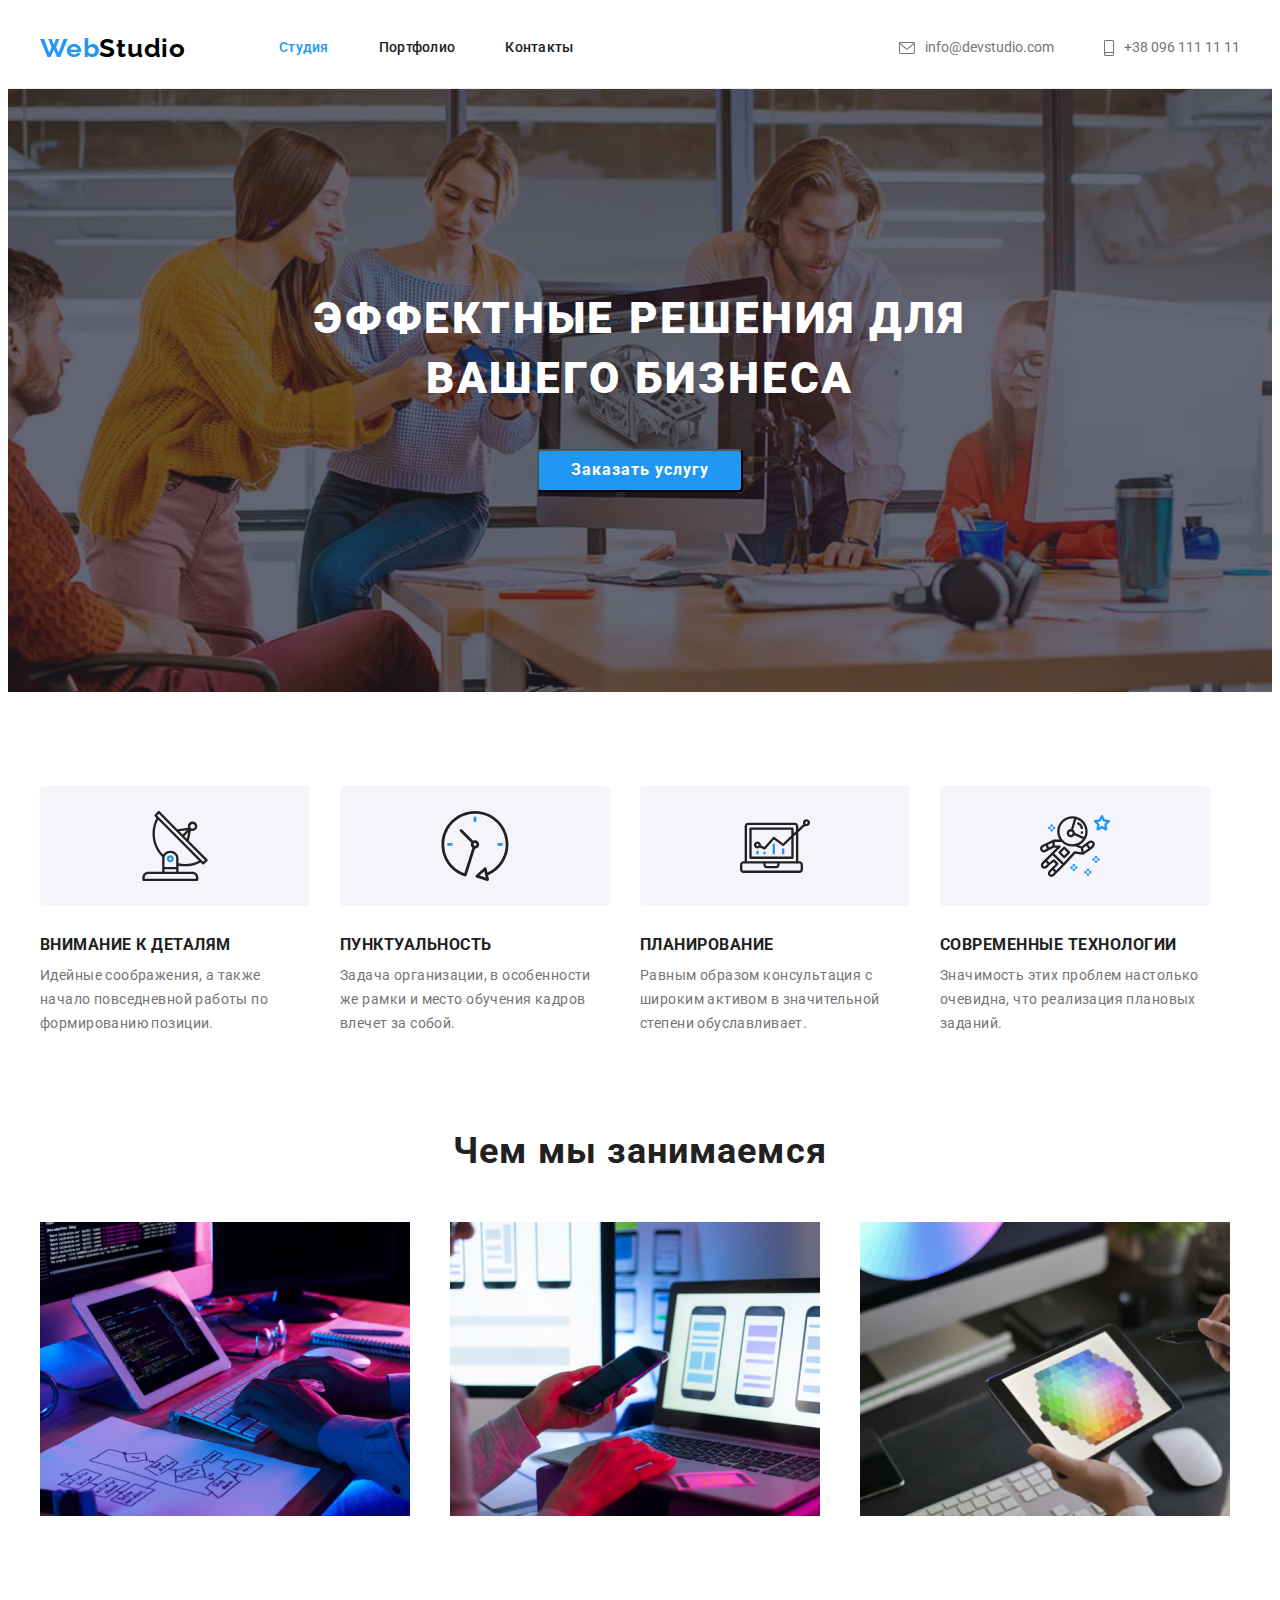
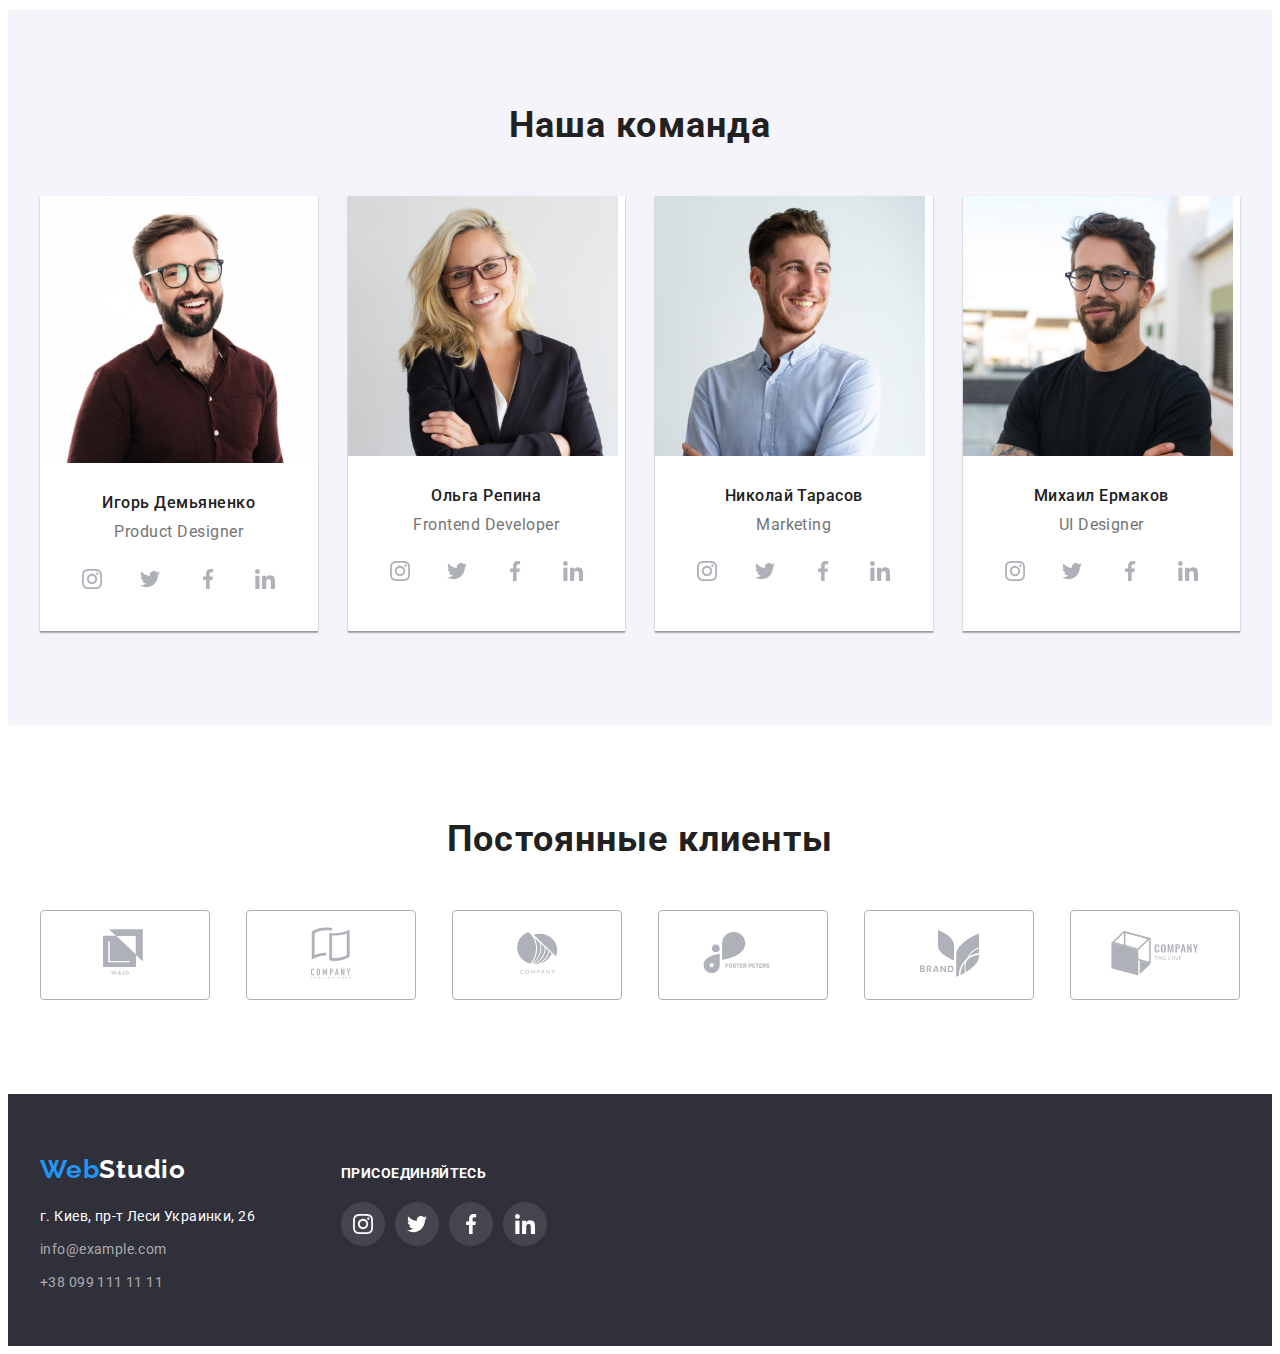
<file: index.html>
<!DOCTYPE html>
<html lang="ru">
<head>
    <meta charset="UTF-8">
    <meta name="viewport" content="width=device-width, initial-scale=1.0">
    <title>WebStudio</title>
<link rel="preconnect" href="https://fonts.gstatic.com">
<link href="https://fonts.googleapis.com/css2?family=Raleway:wght@700&family=Roboto:wght@400;500;700;900&display=swap"
    rel="stylesheet">
    <link rel="stylesheet" href="https://cdnjs.cloudflare.com/ajax/libs/modern-normalize/1.0.0/modern-normalize.min.css" integrity="sha512-ISS7cAi1PEhQ8jnbJpJZMd29NlhNj4AWYyLOSp2CE/CsHxTCu+r+t0D2yoJudVrd0/8fTVPUVDzY5Tvli75u/g==" crossorigin="anonymous" />
    <link rel="stylesheet" href="./css/style.css">
</head>

<body>
    <!-- Шапка сайта -->
    <header class="header">
        <div class="container">
            <a href="" lang="en" class="logo tex-dec"><span class="web-logo">Web</span>Studio</a>
            <ul class="site-nav list">
                <li class="nav-item">
                    <a href="" class="link tex-dec current">Студия</a>
                </li>
                <li class="nav-item">
                    <a href="./portfolio.html" class="link tex-dec">Портфолио</a>
                </li>
                <li class="nav-item">
                    <a href="" class="link tex-dec">Контакты</a>
                </li>
            </ul>
            <ul class="site-nav list contact">
                <li class="contact-mail">
                    <a href="mailto:info@devstudio.com" class="contact-link tex-dec">
                        <svg class="mail_img">
                            <use href="./img/sprite.svg#icon-mail"></use>
                        </svg>
                        info@devstudio.com
                    </a>
                </li>
                <li class="contact-tel">
                    <a href="tel:+380961111111" class="contact-link tex-dec">
                        <svg class="phone_img">
                            <use href="./img/sprite.svg#icon-smartphone"></use>
                        </svg>
                        +38 096 111 11 11
                    </a>
                </li>
            </ul>
        </div>
    </header>
<!--Обложка-->
    <main>
            <section class="hero">
                <div class="container background">
                    <div class="hero-theme">
                        <h1 class="hero-title">ЭФФЕКТНЫЕ РЕШЕНИЯ ДЛЯ ВАШЕГО БИЗНЕСА</h1>
                        <button type="button" class="button ">Заказать услугу</button>
                    </div>
            </div>
            </section>

    <!--Описание работы-->
                    <section class="selection">
                        <div class="container">
                        <ul class="features-list list">
                            <li class="features-item">
                                <div class="features-img">
                                    <svg class="features-icon">
                                        <use href="./img/sprite.svg#icon-antenna" ></use>
                                    </svg>
                                </div>
                                <div>
                                 <h3 class="title">Внимание к деталям</h3>
                                 <p class="title-text">Идейные соображения, а также начало повседневной работы по формированию позиции.</p>
                                </div>
                            </li>
                            <li class="features-item">
                                <div class="features-img">
                                    <svg class="features-icon">
                                        <use href="./img/sprite.svg#icon-clock" ></use>
                                    </svg>
                                </div>
                                <div>
                                 <h3 class="title">Пунктуальность</h3>
                                 <p class="title-text">Задача организации, в особенности же рамки и место обучения кадров влечет за собой.</p>
                                </div>
                            </li>
                            <li class="features-item">
                                <div class="features-img">
                                    <svg class="features-icon">
                                        <use href="./img/sprite.svg#icon-diagram"></use>
                                    </svg>
                                </div>
                                <div>
                                 <h3 class="title">Планирование</h3>
                                 <p class="title-text">Равным образом консультация с широким активом в значительной степени обуславливает.</p>
                                </div>
                            </li>
                            <li class="features-item">
                                <div class="features-img">
                                    <svg class="features-icon">
                                        <use href="./img/sprite.svg#icon-astronaut"></use>
                                    </svg>
                                </div>
                                <div>
                                 <h3 class="title">Современные технологии</h3>
                                 <p class="title-text">Значимость этих проблем настолько очевидна, что реализация плановых заданий.</p>
                                </div>
                            </li>
                        </ul>
                        </div>
                    </section>
                    
                    <section class="work-img">
                        <div class="container">
                        <h2 class="second-title">Чем мы занимаемся</h2>
                        <ul class="work-list list">
                            <li class="work-item">
                                <img src="./img/img-1.jpg" alt="Печает на клавиатуре десктопные приложения" width="370" height="294">
                            </li>
                            <li class="work-item">
                                <img src="./img/img-2.jpg" alt="Работают над мобильным приложением" width="370" height="294">
                            </li>
                            <li class="work-item">
                                <img src="./img/img-3.jpg" alt="Рисует дизайн на графическом планшете" width="370" height="294">
                            </li>
                        </ul>
                        </div>
                    </section>
    <!--Команда WebStudio-->
            <section class="team-section">
                <div class="container">
                <h2 class="second-title">Наша команда</h2>
                <ul class="team">
                    <li class="worker list">
                        <img src="./img/igor.jpg" alt="Фото портрет">
                        <div class="worker-info">
                        <h3 class="worker-name">Игорь Демьяненко</h3>
                        <p class="worker-specialty">Product Designer</p>
                        <ul class="social-list list">
                            <li class="social-list-item">
                                <a href="" class="social-list-link">
                                    <svg class="social-list-icon">
                                        <use href="./img/sprite.svg#instagram"></use>
                                    </svg>
                                </a>
                            </li>
                            <li class="social-list-item">
                                <a href="" class="social-list-link">
                                    <svg class="social-list-icon">
                                        <use href="./img/sprite.svg#twitter"></use>
                                    </svg>
                                </a>
                            </li>
                            <li class="social-list-item">
                                <a href="" class="social-list-link">
                                    <svg class="social-list-icon">
                                        <use href="./img/sprite.svg#facebook"></use>
                                    </svg>
                                </a>
                            </li>
                            <li class="social-list-item">
                                <a href="" class="social-list-link">
                                    <svg class="social-list-icon">
                                        <use href="./img/sprite.svg#linkedin"></use>
                                    </svg>
                                </a>
                            </li>
                        </ul>
                        </div>
                    </li>
                    <li class="worker list">
                        <img src="./img/olga.jpg" alt="Фото портрет" width="270" height="260">
                        <div class="worker-info">
                        <h3 class="worker-name">Ольга Репина</h3>
                        <p class="worker-specialty">Frontend Developer</p>
                        <ul class="social-list list">
                            <li class="social-list-item">
                                <a href="" class="social-list-link">
                                    <svg class="social-list-icon">
                                        <use href="./img/sprite.svg#instagram"></use>
                                    </svg>
                                </a>
                            </li>
                            <li class="social-list-item">
                                <a href="" class="social-list-link">
                                    <svg class="social-list-icon">
                                        <use href="./img/sprite.svg#twitter"></use>
                                    </svg>
                                </a>
                            </li>
                            <li class="social-list-item">
                                <a href="" class="social-list-link">
                                    <svg class="social-list-icon">
                                        <use href="./img/sprite.svg#facebook"></use>
                                    </svg>
                                </a>
                            </li>
                            <li class="social-list-item">
                                <a href="" class="social-list-link">
                                    <svg class="social-list-icon">
                                        <use href="./img/sprite.svg#linkedin"></use>
                                    </svg>
                                </a>
                            </li>
                        </ul>
                        </div>
                    </li>
                    <li class="worker list">
                        <img src="./img/nikolai.jpg" alt="Фото портрет" width="270" height="260">
                        <div class="worker-info">
                        <h3 class="worker-name">Николай Тарасов</h3>
                        <p class="worker-specialty">Marketing</p>
                        <ul class="social-list list">
                            <li class="social-list-item">
                                <a href="" class="social-list-link">
                                    <svg class="social-list-icon">
                                        <use href="./img/sprite.svg#instagram"></use>
                                    </svg>
                                </a>
                            </li>
                            <li class="social-list-item">
                                <a href="" class="social-list-link">
                                    <svg class="social-list-icon">
                                        <use href="./img/sprite.svg#twitter"></use>
                                    </svg>
                                </a>
                            </li>
                            <li class="social-list-item">
                                <a href="" class="social-list-link">
                                    <svg class="social-list-icon">
                                        <use href="./img/sprite.svg#facebook"></use>
                                    </svg>
                                </a>
                            </li>
                            <li class="social-list-item">
                                <a href="" class="social-list-link">
                                    <svg class="social-list-icon">
                                        <use href="./img/sprite.svg#linkedin"></use>
                                    </svg>
                                </a>
                            </li>
                        </ul>
                        </div>
                    </li>
                    <li class="worker list">
                        <img src="./img/mihail.jpg" alt="Фото портрет" width="270" height="260">
                        <div class="worker-info">
                        <h3 class="worker-name">Михаил Ермаков</h3>
                        <p class="worker-specialty">UI Designer</p>
                        <ul class="social-list list">
                            <li class="social-list-item">
                                <a href="" class="social-list-link">
                                    <svg class="social-list-icon">
                                        <use href="./img/sprite.svg#instagram"></use>
                                    </svg>
                                </a>
                            </li>
                            <li class="social-list-item">
                                <a href="" class="social-list-link">
                                    <svg class="social-list-icon">
                                        <use href="./img/sprite.svg#twitter"></use>
                                    </svg>
                                </a>
                            </li>
                            <li class="social-list-item">
                                <a href="" class="social-list-link">
                                    <svg class="social-list-icon">
                                        <use href="./img/sprite.svg#facebook"></use>
                                    </svg>
                                </a>
                            </li>
                            <li class="social-list-item">
                                <a href="" class="social-list-link">
                                    <svg class="social-list-icon">
                                        <use href="./img/sprite.svg#linkedin"></use>
                                    </svg>
                                </a>
                            </li>
                        </ul>
                        </div>
                    </li>
                </ul>
                </div>
            </section>
    <!--Постоянные клиенты-->
            <section class="clients">
                <div class="container">
                    <h2 class="clients-title">Постоянные клиенты</h2>
                    <ul class="clients-list list">
                        <li class="clients-item">
                            <a href="" class="clients-list-link">
                                <div class="clients-item-box">
                                    <svg class="clients-list-icon1">
                                        <use href="./img/sprite.svg#icon-logo-1"></use>
                                    </svg>
                                </div>
                            </a>
                        </li>
                        <li class="clients-item">
                            <a href="" class="clients-list-link">
                                <div class="clients-item-box">
                                    <svg class="clients-list-icon2">
                                        <use href="./img/sprite.svg#icon-logo-2"></use>
                                    </svg>
                                </div>
                            </a>
                        </li>
                        <li class="clients-item">
                            <a href="" class="clients-list-link">
                                <div class="clients-item-box">
                                    <svg class="clients-list-icon3">
                                        <use href="./img/sprite.svg#icon-logo-3"></use>
                                    </svg>
                                </div>
                            </a>
                        </li>
                        <li class="clients-item">
                            <a href="" class="clients-list-link">
                                <div class="clients-item-box">
                                    <svg class="clients-list-icon4">
                                        <use href="./img/sprite.svg#icon-logo-4"></use>
                                    </svg>
                                </div>
                            </a>
                        </li>
                        <li class="clients-item">
                            <a href="" class="clients-list-link">
                                <div class="clients-item-box">
                                    <svg class="clients-list-icon5">
                                        <use href="./img/sprite.svg#icon-logo-5"></use>
                                    </svg>
                                </div>
                            </a>
                        </li>
                        <li class="clients-item">
                            <a href="" class="clients-list-link">
                                <div class="clients-item-box">
                                    <svg class="clients-list-icon6">
                                        <use href="./img/sprite.svg#icon-logo-6"></use>
                                    </svg>
                                </div>
                            </a>
                        </li>
                    </ul>
                </div>
            </section>
    </main>

    <!--Подвал-->
   <footer class="footer">
        <div class="container">
            <div class="adres-container">
                <a href="" class="logos tex-dec"><span class="web-logo">Web</span>Studio</a>
                <address class="adress">
                    <ul class="contact-list list">
                        <li class="contact-list-item">
                            <a class="contact-list-link map tex-dec" href="https://goo.gl/maps/rh8sfNCxcXQrw9LQ6" target="_blank" rel="norefrrer noopener">г. Киев, пр-т Леси Украинки, 26</a>
                        </li>
                        <li class="contact-list-item">
                            <a class="contact-list-link tex-dec" href="mailto:info@example.com">info@example.com</a>
                        </li>
                        <li class="contact-list-item">
                            <a class="contact-list-link tex-dec" href="tel:+380991111111">+38 099 111 11 11</a>
                        </li>
                    </ul> 
                </address>
            </div>

            <div class="invite">
                    <b class="invite-title">ПРИСОЕДИНЯЙТЕСЬ</b>
                    <ul class="soc-list list">
                        <li class="soc-list-item">
                            <a href="" class="soc-list-link">
                                <svg class="soc-list-icon">
                                    <use href="./img/sprite.svg#instagram"></use>
                                </svg>
                            </a>
                        </li>
                        <li class="soc-list-item">
                            <a href="" class="soc-list-link">
                                <svg class="soc-list-icon">
                                    <use href="./img/sprite.svg#twitter"></use>
                                </svg>
                            </a>
                        </li>
                        <li class="soc-list-item">
                            <a href="" class="soc-list-link">
                                <svg class="soc-list-icon">
                                    <use href="./img/sprite.svg#facebook"></use>
                                </svg>
                            </a>
                        </li>
                        <li class="soc-list-item">
                            <a href="" class="soc-list-link">
                                <svg class="soc-list-icon">
                                    <use href="./img/sprite.svg#linkedin"></use>
                                </svg>
                            </a>
                        </li>
                    </ul>
                </div>
            </div>
    </footer>
</body>
</html>
</file>
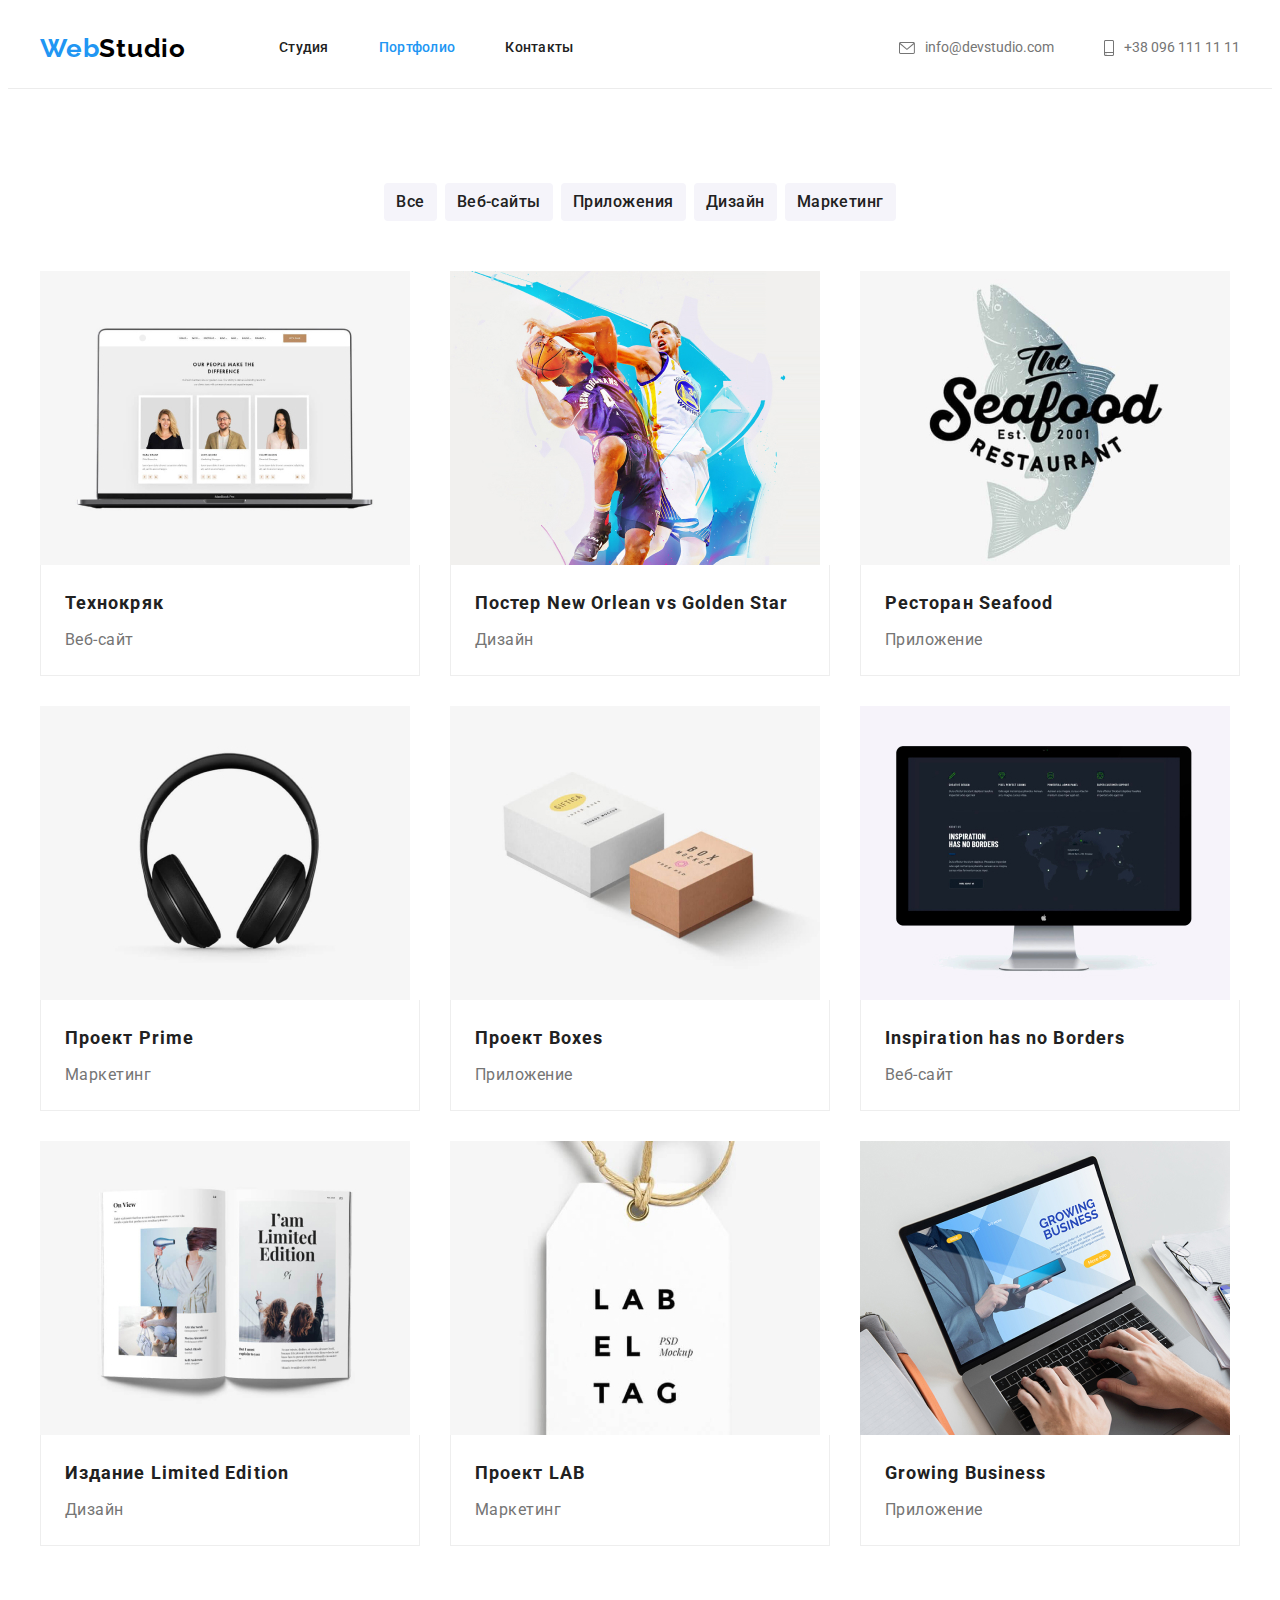
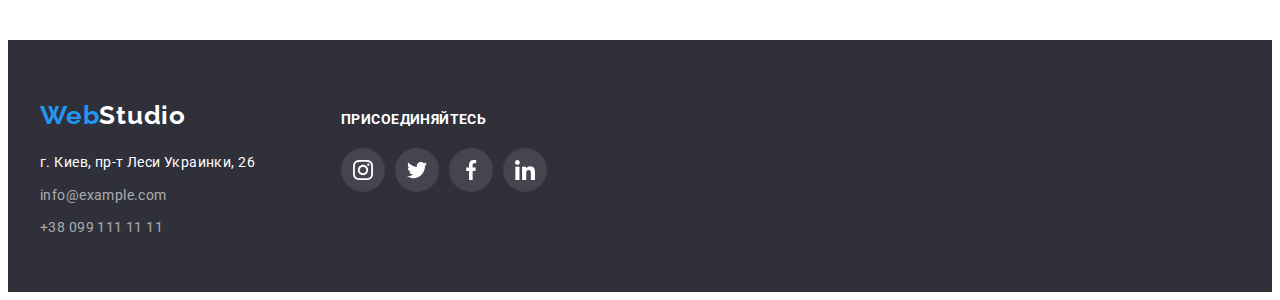
<file: portfolio.html>
<!DOCTYPE html>
<html lang="en">
<head>
    <meta charset="UTF-8">
    <meta http-equiv="X-UA-Compatible" content="IE=edge">
    <meta name="viewport" content="width=device-width, initial-scale=1.0">
    <title>Портфолио</title>
    <link rel="preconnect" href="https://fonts.gstatic.com">
    <link href="https://fonts.googleapis.com/css2?family=Raleway:wght@700&family=Roboto:wght@400;500;700;900&display=swap"
        rel="stylesheet">
    <link rel="stylesheet" href="https://cdnjs.cloudflare.com/ajax/libs/modern-normalize/1.0.0/modern-normalize.min.css"
        integrity="sha512-ISS7cAi1PEhQ8jnbJpJZMd29NlhNj4AWYyLOSp2CE/CsHxTCu+r+t0D2yoJudVrd0/8fTVPUVDzY5Tvli75u/g=="
        crossorigin="anonymous" />
    <link rel="stylesheet" href="./css/style.css">
</head>
<body>
    <!-- Шапка сайта -->
    <header class="header">
        <div class="container">
            <a href="" lang="en" class="logo tex-dec"><span class="web-logo">Web</span>Studio</a>
            <ul class="site-nav list">
                <li class="nav-item">
                    <a href="./index.html" class="link tex-dec">Студия</a>
                </li>
                <li class="nav-item">
                    <a href="./portfolio.html" class="link tex-dec current">Портфолио</a>
                </li>
                <li class="nav-item">
                    <a href="" class="link tex-dec">Контакты</a>
                </li>
            </ul>
            <ul class="site-nav list contact">
                <li class="contact-mail">
                    <a href="mailto:info@devstudio.com" class="contact-link tex-dec">
                        <svg class="mail_img">
                            <use href="./img/sprite.svg#icon-mail"></use>
                        </svg>
                        info@devstudio.com
                    </a>
                </li>
                <li class="contact-tel">
                    <a href="tel:+380961111111" class="contact-link tex-dec">
                        <svg class="phone_img">
                            <use href="./img/sprite.svg#icon-smartphone"></use>
                        </svg>
                        +38 096 111 11 11
                    </a>
                </li>
            </ul>
        </div>
    </header>

<!-- Варинты для портфолио -->

        <section class="section portf-list">
            <h1 class="visually-hidden">portfolio</h1>
        <div class="container">
            <ul class="btn list">
                <li class="btn-nav">
                    <button type="button" class="modul-button">Все</button>
                </li>
                <li class="btn-nav">
                    <button type="button" class="modul-button">Веб-сайты</button>
                </li>
                <li class="btn-nav">
                    <button type="button" class="modul-button">Приложения</button>
                </li>
                <li class="btn-nav">
                    <button type="button" class="modul-button">Дизайн</button>
                </li>
                <li class="btn-nav">
                    <button type="button" class="modul-button">Маркетинг</button>
                </li>
            </ul>

            <ul class="portfolio list">
                <li class="portfolio-nav">
                    <a href="" class="portfolio-block tex-dec">
                        <img class="portfolio-photo" src="./img/portfolio-img-1.jpg" alt="изображение интернет дизайна" width="370" height="294">
                    <div class="portfolio-content">
                        <h2 class="portfolio-title tex-dec">Технокряк</h2>
                    <p class="portfolio-text">Веб-сайт</p>
                    </div>
                </a>
                </li>
                <li class="portfolio-nav">
                    <a href="" class="portfolio-block tex-dec">
                        <img class="portfolio-photo" src="./img/portfolio-img-2.jpg" alt="постер с баскетбольными игроками" width="370" height="294">
                    <div class="portfolio-content">
                        <h2 class="portfolio-title">Постер New Orlean vs Golden Star</h2>
                    <p class="portfolio-text">Дизайн</p>
                    </div>
                </a>
                </li>
                <li class="portfolio-nav">
                    <a href="" class="portfolio-block tex-dec">
                        <img class="portfolio-photo" src="./img/portfolio-img-3.jpg" alt="логотип ресторана с морепродуктами" width="370" height="294">
                    <div class="portfolio-content">
                        <h2 class="portfolio-title">Ресторан Seafood</h2>
                    <p class="portfolio-text">Приложение</p>
                    </div>
                </a>
                </li>
                <li class="portfolio-nav">
                    <a href="" class="portfolio-block tex-dec">
                        <img class="portfolio-photo" src="./img/portfolio-img-4.jpg" alt="наушники" width="370" height="294">
                    <div class="portfolio-content">
                        <h2 class="portfolio-title">Проект Prime</h2>
                    <p class="portfolio-text">Маркетинг</p>
                    </div>
                </a>
                </li>
                <li class="portfolio-nav">
                    <a href="" class="portfolio-block tex-dec">
                        <img class="portfolio-photo" src="./img/portfolio-img-5.jpg" alt="2 коробки" width="370" height="294">
                    <div class="portfolio-content">
                        <h2 class="portfolio-title">Проект Boxes</h2>
                    <p class="portfolio-text">Приложение</p>
                    </div>
                </a>
                </li>
                <li class="portfolio-nav">
                    <a href="" class="portfolio-block tex-dec">
                        <img class="portfolio-photo" src="./img/portfolio-img-6.jpg" alt="Мак с сайтом на мониторе" width="370" height="294">
                    <div class="portfolio-content">
                        <h2 class="portfolio-title">Inspiration has no Borders</h2>
                    <p class="portfolio-text">Веб-сайт</p>
                    </div>
                </a>
                </li>
                <li class="portfolio-nav">
                    <a href="" class="portfolio-block tex-dec">
                        <img class="portfolio-photo" src="./img/portfolio-img-7.jpg" alt="Открытый журнал" width="370" height="294">
                    <div class="portfolio-content">
                        <h2 class="portfolio-title">Издание Limited Edition</h2>
                    <p class="portfolio-text">Дизайн</p>
                    </div>
                </a>
                </li>
                <li class="portfolio-nav">
                    <a href="" class="portfolio-block tex-dec">
                        <img class="portfolio-photo" src="./img/portfolio-img-8.jpg" alt="чайный пакетик" width="370" height="294">
                    <div class="portfolio-content">
                        <h2 class="portfolio-title">Проект LAB</h2>
                    <p class="portfolio-text">Маркетинг</p>
                    </div>
                </a>
                </li>
                <li class="portfolio-nav">
                    <a href="" class="portfolio-block tex-dec">
                        <img class="portfolio-photo" src="./img/portfolio-img-9.jpg" alt="чувак делает вид что работает" width="370" height="294">
                    <div class="portfolio-content">
                        <h2 class="portfolio-title">Growing Business</h2>
                    <p class="portfolio-text">Приложение</p>
                    </div>
                </a>
                </li>
            </ul>
            </div>
        </section>

            <!--Подвал-->
<footer class="footer">
    <div class="container">
        <div class="adres-container">
            <a href="" class="logos tex-dec"><span class="web-logo">Web</span>Studio</a>
            <address class="adress">
                <ul class="contact-list list">
                    <li class="contact-list-item">
                        <a class="contact-list-link map tex-dec" href="https://goo.gl/maps/rh8sfNCxcXQrw9LQ6"
                            target="_blank" rel="norefrrer noopener">г. Киев, пр-т Леси Украинки, 26</a>
                    </li>
                    <li class="contact-list-item">
                        <a class="contact-list-link tex-dec" href="mailto:info@example.com">info@example.com</a>
                    </li>
                    <li class="contact-list-item">
                        <a class="contact-list-link tex-dec" href="tel:+380991111111">+38 099 111 11 11</a>
                    </li>
                </ul>
            </address>
        </div>

        <div class="invite">
            <b class="invite-title">ПРИСОЕДИНЯЙТЕСЬ</b>
            <ul class="soc-list list">
                <li class="soc-list-item">
                    <a href="" class="soc-list-link">
                        <svg class="soc-list-icon">
                            <use href="./img/sprite.svg#instagram"></use>
                        </svg>
                    </a>
                </li>
                <li class="soc-list-item">
                    <a href="" class="soc-list-link">
                        <svg class="soc-list-icon">
                            <use href="./img/sprite.svg#twitter"></use>
                        </svg>
                    </a>
                </li>
                <li class="soc-list-item">
                    <a href="" class="soc-list-link">
                        <svg class="soc-list-icon">
                            <use href="./img/sprite.svg#facebook"></use>
                        </svg>
                    </a>
                </li>
                <li class="soc-list-item">
                    <a href="" class="soc-list-link">
                        <svg class="soc-list-icon">
                            <use href="./img/sprite.svg#linkedin"></use>
                        </svg>
                    </a>
                </li>
            </ul>
        </div>
    </div>
</footer>
</body>
</html>
</file>
<file: css/style.css>
:root {
  --main-font: "Roboto", sans-serif;
  --logo-font: "Raleway", sans-serif;
  --prymari-text-color: #757575;
  --title-text-color: #212121;
  --focus-color: #2196f3;
  --main-bgc: #ffffff;
  --black-color: #000000;
  --footer-bgc: #2f303a;
  --team-selection-bgc: #f5f4fa;
  --social-icon-color: #afb1b8;
}

body {
  font-family: var(--main-font);
  font-style: normal;
  font-size: 14px;
  line-height: 1.14;
  color: var(--prymari-text-color);
}

h1,
h2,
h3,
h4,
h5,
h6,
p {
  margin: 0;
}

ul,
ol {
  margin: 0;
  padding: 0;
}

img {
  display: block;
  max-width: 100%;
  height: auto;
}

.visually-hidden {
  position: absolute !important;
  clip: rect(1px 1px 1px 1px); /* IE6, IE7 */
  clip: rect(1px, 1px, 1px, 1px);
  padding: 0 !important;
  border: 0 !important;
  height: 1px !important;
  width: 1px !important;
  overflow: hidden;
}

.list {
  list-style: none;
}

.tex-dec {
  text-decoration: none;
}

.adress {
  font-style: normal;
}

.container {
  width: 1200px;
  margin: 0 auto;
  padding-left: 15px;
  padding-right: 15px;
}

/* ================  Навигация по сайту ================ */

.header {
  /* padding-top: 24px;
  padding-bottom: 25px; */
  border-bottom: 1px solid #ececec;
}

.header .container {
  display: flex;
  align-items: center;
}

.web-logo {
  color: var(--focus-color);
  font-family: var(--logo-font);
}

.logo {
  margin-right: 93px;

  font-family: var(--logo-font);
  font-weight: 700;
  font-size: 26px;
  line-height: 1.19;
  letter-spacing: 0.03em;
  color: var(--black-color);
}

.site-nav {
  display: flex;
  align-items: center;
}

.site-nav .link {
  font-family: var(--main-font);
  font-weight: 500;
  letter-spacing: 0.02em;
  color: var(--title-text-color);
}

.site-nav .link:hover,
.site-nav .link:focus {
  color: var(--focus-color);
}

.site-nav .link.current {
  color: var(--focus-color);
}

.nav-item:not(:last-child) {
  margin-right: 50px;
}

.container .contact {
  margin-left: auto;
}

.link {
  padding-top: 32px;
  padding-bottom: 32px;
  display: block;
}

.mail_img {
  width: 16px;
  height: 12px;
  margin-right: 10px;
  fill: var(--prymari-text-color);
}

.contact-link:hover .mail_img,
.contact-link:focus .mail_img {
  fill: var(--focus-color);
}

.phone_img {
  width: 10px;
  height: 16px;
  margin-right: 10px;
  fill: var(--prymari-text-color);
}

.contact-link:hover .phone_img,
.contact-link:focus .phone_img {
  fill: var(--focus-color);
}

.contact-mail {
  margin-right: 50px;
}

.contact-link {
  display: flex;
  align-items: center;
  padding-top: 32px;
  padding-bottom: 32px;
  color: var(--prymari-text-color);
}

.contact-link:hover,
.contact-link:focus {
  color: var(--focus-color);
}

.contact-list-link:hover,
.contact-list-link:focus {
  color: var(--focus-color);
}

/* ================  Навигация по сайту END ================ */

/* ================  Обложка ================ */

.hero {
  background: var(--footer-bgc);
  text-align: center;
  padding-bottom: 200px;
  padding-top: 200px;
  max-width: 1600px;
  max-height: 600px;
  background-image: linear-gradient(
      rgba(47, 48, 58, 0.4),
      rgba(47, 48, 58, 0.4)
    ),
    url("../img/bg.jpg");
  background-repeat: no-repeat;
  background-position: center;
  background-size: cover;
}

.hero-theme {
  width: 696px;
  margin: 0 auto;
}

.hero-title {
  margin-bottom: 40px;

  font-family: var(--main-font);
  font-weight: 900;
  font-size: 44px;
  line-height: 1.36;
  text-align: center;
  letter-spacing: 0.06em;
  color: var(--main-bgc);
}

.button {
  display: block;
  min-width: 136px;
  border-radius: 4px;
  padding: 10px 32px;
  margin: auto;

  font-family: var(--main-font);
  cursor: pointer;
  font-weight: 700;
  font-size: 16px;
  line-height: 1.18;
  align-items: center;
  text-align: center;
  letter-spacing: 0.06em;
  cursor: pointer;
  color: var(--main-bgc);
  background-color: var(--focus-color);
}
/* ================  Конец обложки ================ */

/* ================  Описание работы ================ */

.selection {
  padding-top: 94px;
  padding-bottom: 94px;
}

.features-list {
  display: flex;
  align-items: center;
  flex-wrap: wrap;
  /* margin-top: -30px;
  margin-left: -30px; */
}

.features-item:not(:last-child) {
  margin-right: 30px;
}

.features-img {
  display: flex;
  align-items: center;
  justify-content: center;
  margin-bottom: 30px;
  width: 270px;
  height: 120px;
  background: var(--team-selection-bgc);
  border-radius: 4px;
}

.features-icon {
  width: 70px;
  height: 70px;
}

.featuers-item {
  flex-basis: calc(100% / 4 - 30px);
  margin-top: 30px;
  margin-left: 30px;
  max-width: 270px;
  height: auto;
}

.features-list .title {
  margin-bottom: 10px;
  max-width: 270px;

  font-family: var(--main-font);
  font-weight: 700;
  letter-spacing: 0.03em;
  text-transform: uppercase;
  color: var(--title-text-color);
}

.features-list .title-text {
  max-width: 270px;
  font-family: var(--main-font);
  font-weight: 400;
  line-height: 1.71;
  letter-spacing: 0.03em;
}

/* ================ КОНЕЦ описание работы ================ */

.work-img {
  padding-bottom: 94px;
}

.work-list {
  display: flex;
  margin-right: -30px;
  margin-top: -30px;
}

.work-item {
  flex-basis: calc(100% / 3 - 30px);
  margin-right: 30px;
  margin-top: 30px;
  width: 370px;
  height: 294px;
}

.second-title {
  margin-bottom: 50px;

  font-family: var(--main-font);
  font-weight: 700;
  font-size: 36px;
  line-height: 1.17;
  text-align: center;
  letter-spacing: 0.03em;
  color: var(--title-text-color);
}

/* ================ Team Selection ================ */
.team-section {
  display: flex;
  padding-top: 94px;
  padding-bottom: 94px;
  background: var(--team-selection-bgc);
}

.team {
  display: flex;
  text-align: center;
  margin-left: -30px;
  margin-top: -30px;
}
.worker {
  flex-basis: calc(100% / 4 - 30px);
  margin-left: 30px;
  margin-top: 30px;
  background: var(--main-bgc);
  box-shadow: 0px 1px 3px rgba(0, 0, 0, 0.12), 0px 1px 1px rgba(0, 0, 0, 0.14),
    0px 2px 1px rgba(0, 0, 0, 0.2);
}

.worker-info {
  padding-top: 30px;
  padding-bottom: 30px;
}

.worker-name {
  margin-bottom: 10px;

  font-family: var(--main-font);
  font-weight: 500;
  font-size: 16px;
  line-height: 1.19;
  letter-spacing: 0.03em;
  color: var(--title-text-color);
}

.worker-specialty {
  margin-bottom: 15px;
  font-family: var(--main-font);
  font-weight: 400;
  font-size: 16px;
  line-height: 1.19;
  letter-spacing: 0.03em;
}

.social-list {
  display: flex;
  align-items: center;
  justify-content: space-between;
  margin-right: 30px;
  margin-left: 30px;
}

.social-list-link {
  display: flex;
  align-items: center;
  justify-content: center;
  width: 44px;
  height: 44px;
  border-radius: 50%;
}

.social-list-icon {
  width: 20px;
  height: 20px;
  fill: var(--social-icon-color);
}

.social-list-link:hover,
.social-list-link:focus {
  background-color: var(--focus-color);
}

.social-list-link:hover .social-list-icon,
.social-list-link:focus .social-list-icon {
  fill: var(--main-bgc);
}
/* ================ КОНЕЦ Team Selection ================ */
/* ================ CLIENTS ================ */

.clients {
  padding-top: 94px;
  padding-bottom: 94px;
}

.clients-title {
  margin-bottom: 50px;
  font-family: var(--main-font);
  font-weight: 700;
  font-size: 36px;
  line-height: 1.16;
  text-align: center;
  letter-spacing: 0.03em;
  color: var(--title-text-color);
}

.clients-list {
  display: flex;
  align-items: center;
  justify-content: space-between;
}

.clients-list-link {
  display: flex;
  align-items: center;
  justify-content: center;
  width: 170px;
  height: 90px;
  border: 1px solid #afb1b8;
  box-sizing: border-box;
  border-radius: 4px;
  fill: #afb1b8;
}

.clients-list-link:hover,
.clients-list-link:focus {
  border-color: var(--focus-color);
  fill: var(--focus-color);
}

.clients-list-icon1 {
  width: 44px;
  height: 49px;
}

.clients-list-icon2 {
  width: 40px;
  height: 52px;
}

.clients-list-icon3 {
  width: 41px;
  height: 42px;
}

.clients-list-icon4 {
  width: 80px;
  height: 42px;
}

.clients-list-icon5 {
  width: 59px;
  height: 47px;
}

.clients-list-icon6 {
  width: 88px;
  height: 45px;
}

/* ================ КОНЕЦ CLIENTS ================ */

/* ================   Footer ================ */
.footer {
  background: var(--footer-bgc);
  padding-top: 60px;
  padding-bottom: 60px;
}
.footer .container {
  display: flex;
  align-items: baseline;
}

.adres-container {
  margin-right: 70px;
}

.adress {
  margin-top: 20px;
  width: 231px;
  height: 81px;
}

.logos {
  font-family: var(--logo-font);
  font-weight: 700;
  font-size: 26px;
  line-height: 1.19;
  letter-spacing: 0.03em;
  color: var(--main-bgc);
}

.contact-list {
  width: 231px;
  height: 81px;
}

.contact-list-item .map {
  font-family: var(--main-font);
  font-weight: 400;
  line-height: 1.71;
  letter-spacing: 0.03em;
  color: var(--main-bgc);
}

.contact-list-item:not(:last-child) {
  margin-bottom: 9px;
}

.contact-list-link {
  font-family: var(--main-font);
  font-weight: 400;
  line-height: 1.71;
  letter-spacing: 0.03em;
  color: rgba(255, 255, 255, 0.6);
}

.invite {
  width: 206px;
}

.invite-title {
  display: flex;
  align-items: center;
  margin-bottom: 20px;
  font-family: var(--main-font);
  font-weight: 700;
  font-size: 14px;
  line-height: 1.14;
  letter-spacing: 0.03em;
  color: var(--main-bgc);
}

.soc-list {
  display: flex;
  align-items: center;
  justify-content: space-between;
}

.soc-list-link {
  display: flex;
  align-items: center;
  justify-content: center;
  width: 44px;
  height: 44px;
  border-radius: 50%;
  background: rgba(255, 255, 255, 0.1);
  fill: var(--main-bgc);
}

.soc-list-icon {
  width: 20px;
  height: 20px;
}

.soc-list-link:hover,
.soc-list-link:focus {
  background-color: var(--focus-color);
}

/* ================ КОНЕЦ Footer ================ */

/* ================ Portfolio ================ */
.portf-list {
  padding-top: 94px;
  padding-bottom: 94px;
}

.btn {
  display: flex;
  justify-content: center;
  margin-bottom: 50px;
}

.btn-nav:not(:last-child) {
  margin-right: 8px;
  display: block;
}

.modul-button {
  padding: 6px 12px;
  border-radius: 4px;

  font-family: var(--main-font);
  font-weight: 500;
  font-size: 16px;
  line-height: 1.62;
  text-align: center;
  letter-spacing: 0.03em;

  color: var(--title-text-color);
  background: var(--team-selection-bgc);
  border: none;
}

.modul-button:hover,
.modul-button:focus {
  cursor: pointer;
  color: var(--main-bgc);
  background-color: var(--focus-color);
  box-shadow: 0px 3px 1px rgba(0, 0, 0, 0.1), 0px 1px 2px rgba(0, 0, 0, 0.08),
    0px 2px 2px rgba(0, 0, 0, 0.12);
  border-radius: 4px;
}

.portfolio {
  display: flex;
  flex-wrap: wrap;
  margin-left: -30px;
  margin-top: -30px;
}

.portfolio-nav {
  flex-basis: calc(100% / 3 - 30px);
  margin-left: 30px;
  margin-top: 30px;
}


.portfolio-block:hover ,
.portfolio-block:focus { 
  box-shadow: 0px 1px 1px rgba(0, 0, 0, 0.12), 0px 4px 4px rgba(0, 0, 0, 0.06),
    1px 4px 6px rgba(0, 0, 0, 0.16);
    border-radius: 4px;
  }

.portfolio-block {
  display: block;
}



.portfolio-content {
  padding: 20px 24px 20px 24px;
  border: 1px solid #eeeeee;
  box-sizing: border-box;
  border-top: none;
}

.portfolio .portfolio-title {
  margin-bottom: 4px;

  font-family: var(--main-font);
  font-weight: 700;
  font-size: 18px;
  line-height: 2;
  letter-spacing: 0.06em;
  color: var(--title-text-color);
}

.portfolio .portfolio-text {
  font-family: var(--main-font);
  font-weight: 400;
  font-size: 16px;
  line-height: 1.87;
  letter-spacing: 0.03em;
  color: var(--prymari-text-color);
}

/* ================ КОНЕЦ Portfolio ================ */
</file>
